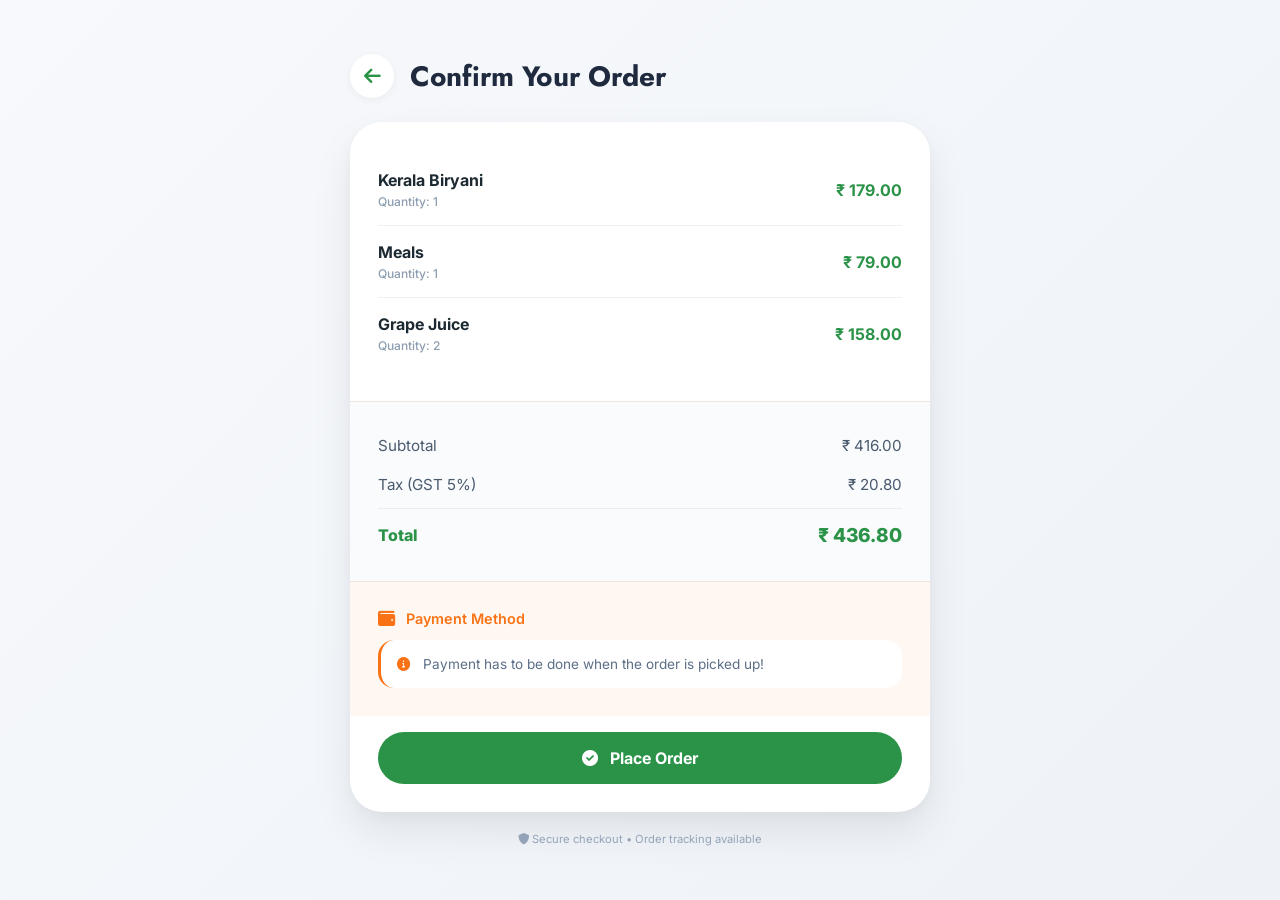
<file: confirm-order.html>
<!DOCTYPE html>
<html lang="en">
<head>
  <meta charset="UTF-8">
  <meta name="viewport" content="width=device-width, initial-scale=1.0, user-scalable=yes">
  <title>Flavor Junction | Confirm Your Order</title>
  <link href="https://fonts.googleapis.com/css2?family=Inter:opsz,wght@14..32,300;14..32,400;14..32,500;14..32,600;14..32,700&family=Jost:wght@400;500;600;700&display=swap" rel="stylesheet">
  <link rel="stylesheet" href="https://cdnjs.cloudflare.com/ajax/libs/font-awesome/6.0.0-beta3/css/all.min.css">
  <style>
    * {
      margin: 0;
      padding: 0;
      box-sizing: border-box;
    }

    body {
      background: linear-gradient(135deg, #F7F9FC 0%, #EEF2F7 100%);
      font-family: 'Inter', sans-serif;
      color: #1E2A32;
      min-height: 100vh;
      display: flex;
      align-items: center;
      justify-content: center;
      padding: 40px 20px;
    }

    /* Main confirmation container */
    .confirmation-container {
      max-width: 580px;
      width: 100%;
      margin: 0 auto;
      animation: fadeInUp 0.5s ease-out;
    }

    @keyframes fadeInUp {
      from {
        opacity: 0;
        transform: translateY(30px);
      }
      to {
        opacity: 1;
        transform: translateY(0);
      }
    }

    /* Header with back button */
    .confirmation-header {
      margin-bottom: 24px;
      display: flex;
      align-items: center;
      gap: 16px;
    }
    .back-btn {
      background: white;
      border: none;
      width: 44px;
      height: 44px;
      border-radius: 25px;
      cursor: pointer;
      display: flex;
      align-items: center;
      justify-content: center;
      transition: all 0.2s;
      box-shadow: 0 2px 8px rgba(0,0,0,0.05);
    }
    .back-btn:hover {
      background: #2B9348;
      color: white;
      transform: translateX(-3px);
    }
    .back-btn i {
      font-size: 1.2rem;
      color: #2B9348;
    }
    .back-btn:hover i {
      color: white;
    }
    .confirmation-header h1 {
      font-family: 'Jost', sans-serif;
      font-size: 28px;
      font-weight: 700;
      color: #1F2A3E;
      letter-spacing: -0.3px;
    }

    /* Order card */
    .order-card {
      background: white;
      border-radius: 32px;
      box-shadow: 0 20px 40px rgba(0, 0, 0, 0.08), 0 4px 12px rgba(0, 0, 0, 0.03);
      overflow: hidden;
      margin-bottom: 20px;
    }

    /* Order items section */
    .order-items {
      padding: 32px 28px;
      border-bottom: 1px solid #F0E6DD;
    }

    .order-item {
      display: flex;
      justify-content: space-between;
      align-items: center;
      padding: 16px 0;
      border-bottom: 1px solid #F5F0EB;
    }
    .order-item:last-child {
      border-bottom: none;
    }

    .item-details {
      flex: 1;
    }
    .item-name {
      font-weight: 700;
      font-size: 1rem;
      color: #1E2A32;
      margin-bottom: 4px;
    }
    .item-quantity {
      font-size: 0.75rem;
      color: #8D9DB0;
      font-weight: 500;
    }
    .item-price {
      font-weight: 700;
      font-size: 1rem;
      color: #2B9348;
    }

    /* Summary section */
    .order-summary {
      padding: 24px 28px;
      background: #FAFBFD;
    }

    .summary-line {
      display: flex;
      justify-content: space-between;
      align-items: center;
      padding: 10px 0;
      font-size: 0.95rem;
    }
    .summary-line.subtotal {
      color: #4A5B6E;
    }
    .summary-line.tax {
      color: #4A5B6E;
      border-bottom: 1px solid #E8EDF2;
      padding-bottom: 14px;
      margin-bottom: 6px;
    }
    .summary-line.total {
      font-weight: 800;
      font-size: 1.2rem;
      color: #2B9348;
      padding-top: 8px;
    }
    .summary-line.total .label {
      font-size: 1rem;
    }

    /* Payment method section */
    .payment-section {
      padding: 28px;
      background: #FFF8F2;
      border-top: 1px solid #F0E6DD;
    }
    .payment-title {
      display: flex;
      align-items: center;
      gap: 10px;
      font-weight: 600;
      font-size: 0.9rem;
      color: #F97316;
      margin-bottom: 12px;
    }
    .payment-title i {
      font-size: 1.1rem;
    }
    .payment-message {
      font-size: 0.85rem;
      color: #5C6F87;
      line-height: 1.5;
      background: white;
      padding: 14px 16px;
      border-radius: 16px;
      border-left: 3px solid #F97316;
    }

    /* Place Order Button */
    .place-order-btn {
      width: 100%;
      background: #2B9348;
      border: none;
      border-radius: 28px;
      padding: 16px;
      font-weight: 700;
      font-size: 1rem;
      color: white;
      cursor: pointer;
      display: flex;
      align-items: center;
      justify-content: center;
      gap: 12px;
      transition: all 0.2s;
      margin-top: 16px;
      font-family: 'Inter', sans-serif;
    }
    .place-order-btn:hover {
      background: #1f6e38;
      transform: scale(1.02);
      box-shadow: 0 8px 20px rgba(43, 147, 72, 0.3);
    }
    .place-order-btn:active {
      transform: scale(0.98);
    }

    /* Success toast / modal */
    .success-overlay {
      position: fixed;
      top: 0;
      left: 0;
      right: 0;
      bottom: 0;
      background: rgba(0, 0, 0, 0.5);
      display: flex;
      align-items: center;
      justify-content: center;
      z-index: 1000;
      opacity: 0;
      visibility: hidden;
      transition: all 0.3s ease;
    }
    .success-overlay.active {
      opacity: 1;
      visibility: visible;
    }
    .success-modal {
      background: white;
      border-radius: 32px;
      padding: 40px 32px;
      text-align: center;
      max-width: 380px;
      width: 90%;
      animation: scaleIn 0.3s ease-out;
    }
    @keyframes scaleIn {
      from {
        transform: scale(0.9);
        opacity: 0;
      }
      to {
        transform: scale(1);
        opacity: 1;
      }
    }
    .success-icon {
      width: 70px;
      height: 70px;
      background: #2B9348;
      border-radius: 50%;
      display: flex;
      align-items: center;
      justify-content: center;
      margin: 0 auto 20px;
    }
    .success-icon i {
      font-size: 2.5rem;
      color: white;
    }
    .success-modal h3 {
      font-size: 1.5rem;
      font-weight: 700;
      margin-bottom: 10px;
      color: #1E2A32;
    }
    .success-modal p {
      color: #6B7A8A;
      margin-bottom: 24px;
      font-size: 0.9rem;
    }
    .continue-btn {
      background: #2B9348;
      border: none;
      padding: 12px 28px;
      border-radius: 25px;
      color: white;
      font-weight: 600;
      cursor: pointer;
      font-family: 'Inter', sans-serif;
    }

    /* Empty state */
    .empty-order {
      text-align: center;
      padding: 60px 28px;
    }
    .empty-order i {
      font-size: 4rem;
      color: #CBD5E1;
      margin-bottom: 16px;
    }
    .empty-order p {
      color: #8D9DB0;
      margin-bottom: 24px;
    }
    .return-btn {
      background: #2B9348;
      border: none;
      padding: 12px 28px;
      border-radius: 25px;
      color: white;
      font-weight: 600;
      cursor: pointer;
    }

    /* Responsive */
    @media (max-width: 600px) {
      .order-items {
        padding: 24px 20px;
      }
      .order-summary {
        padding: 20px;
      }
      .payment-section {
        padding: 20px;
      }
      .confirmation-header h1 {
        font-size: 24px;
      }
    }

    /* Footer note */
    .footer-note {
      text-align: center;
      margin-top: 20px;
      font-size: 0.7rem;
      color: #94A3B8;
    }
  </style>
</head>
<body>
<div class="confirmation-container" id="confirmationPage">
  <!-- Header with back button -->
  <div class="confirmation-header">
    <button class="back-btn" onclick="goBackToMenu()">
      <i class="fas fa-arrow-left"></i>
    </button>
    <h1>Confirm Your Order</h1>
  </div>

  <div class="order-card" id="orderCard">
    <!-- Dynamic content will be injected here -->
    <div id="orderContent"></div>
  </div>
  <div class="footer-note">
    <i class="fas fa-shield-alt"></i> Secure checkout • Order tracking available
  </div>
</div>

<!-- Success Modal -->
<div class="success-overlay" id="successOverlay">
  <div class="success-modal">
    <div class="success-icon">
      <i class="fas fa-check"></i>
    </div>
    <h3>Order Placed! 🎉</h3>
    <p>Your order has been received and is being prepared. You'll receive a confirmation shortly.</p>
    <button class="continue-btn" onclick="goToMenuAndReset()">Continue Browsing</button>
  </div>
</div>

<script>
  // Retrieve cart data from sessionStorage (passed from menu page)
  let orderCart = [];
  
  // Load cart data from storage
  function loadCartData() {
    const savedCart = sessionStorage.getItem('flavorJunctionCart');
    if (savedCart) {
      try {
        orderCart = JSON.parse(savedCart);
      } catch(e) {
        console.error('Error parsing cart data');
        orderCart = [];
      }
    }
    
    // If still empty, try to get from URL parameters (fallback)
    if (orderCart.length === 0) {
      const urlParams = new URLSearchParams(window.location.search);
      const cartParam = urlParams.get('cart');
      if (cartParam) {
        try {
          orderCart = JSON.parse(decodeURIComponent(cartParam));
        } catch(e) {}
      }
    }
    
    // Fallback demo data if nothing exists
    if (orderCart.length === 0) {
      orderCart = [
        { id: 'l1', name: 'Kerala Biryani', price: 179, quantity: 1 },
        { id: 'l3', name: 'Meals', price: 79, quantity: 1 },
        { id: 'j3', name: 'Grape Juice', price: 79, quantity: 2 }
      ];
    }
    
    renderOrderConfirmation();
  }
  
  // Render the order confirmation UI
  function renderOrderConfirmation() {
    const orderContent = document.getElementById('orderContent');
    if (!orderContent) return;
    
    if (!orderCart || orderCart.length === 0) {
      orderContent.innerHTML = `
        <div class="empty-order">
          <i class="fas fa-shopping-cart"></i>
          <p>Your cart is empty. Add some delicious items first!</p>
          <button class="return-btn" onclick="goBackToMenu()">
            <i class="fas fa-arrow-left"></i> Back to Menu
          </button>
        </div>
      `;
      return;
    }
    
    // Calculate totals
    const subtotal = orderCart.reduce((sum, item) => sum + (item.price * item.quantity), 0);
    const tax = subtotal * 0.05;
    const total = subtotal + tax;
    
    // Build order items HTML
    const itemsHtml = orderCart.map(item => `
      <div class="order-item">
        <div class="item-details">
          <div class="item-name">${escapeHtml(item.name)}</div>
          <div class="item-quantity">Quantity: ${item.quantity}</div>
        </div>
        <div class="item-price">₹ ${(item.price * item.quantity).toFixed(2)}</div>
      </div>
    `).join('');
    
    orderContent.innerHTML = `
      <div class="order-items">
        ${itemsHtml}
      </div>
      <div class="order-summary">
        <div class="summary-line subtotal">
          <span>Subtotal</span>
          <span>₹ ${subtotal.toFixed(2)}</span>
        </div>
        <div class="summary-line tax">
          <span>Tax (GST 5%)</span>
          <span>₹ ${tax.toFixed(2)}</span>
        </div>
        <div class="summary-line total">
          <span class="label">Total</span>
          <span>₹ ${total.toFixed(2)}</span>
        </div>
      </div>
      <div class="payment-section">
        <div class="payment-title">
          <i class="fas fa-wallet"></i>
          <span>Payment Method</span>
        </div>
        <div class="payment-message">
          <i class="fas fa-info-circle" style="margin-right: 8px; color: #F97316;"></i>
          Payment has to be done when the order is picked up!
        </div>
      </div>
      <div style="padding: 0 28px 28px 28px;">
        <button class="place-order-btn" onclick="placeOrder()">
          <i class="fas fa-check-circle"></i> Place Order
        </button>
      </div>
    `;
  }
  
  // Escape HTML to prevent XSS
  function escapeHtml(str) {
    if (!str) return '';
    return str.replace(/[&<>]/g, function(m) {
      if (m === '&') return '&amp;';
      if (m === '<') return '&lt;';
      if (m === '>') return '&gt;';
      return m;
    });
  }
  
  // Place order action
  function placeOrder() {
    // Show success modal
    const overlay = document.getElementById('successOverlay');
    if (overlay) {
      overlay.classList.add('active');
    }
    
    // Clear the cart from sessionStorage after successful order
    sessionStorage.removeItem('flavorJunctionCart');
    
    // Optional: You could also send order data to backend here
    console.log('Order placed:', orderCart);
  }
  
  // Go back to menu page
  function goBackToMenu() {
    window.location.href = 'menu.html'; // Adjust to your menu page filename
  }
  
  // Continue browsing after order (clears cart and goes to menu)
  function goToMenuAndReset() {
    // Clear cart data to ensure fresh start
    sessionStorage.removeItem('flavorJunctionCart');
    window.location.href = 'menu.html';
  }
  
  // Close modal if clicked outside (optional)
  document.addEventListener('click', function(e) {
    const overlay = document.getElementById('successOverlay');
    if (e.target === overlay) {
      overlay.classList.remove('active');
    }
  });
  
  // Load data when page loads
  window.addEventListener('DOMContentLoaded', loadCartData);
  
  // Make functions globally accessible for inline onclick handlers
  window.goBackToMenu = goBackToMenu;
  window.placeOrder = placeOrder;
  window.goToMenuAndReset = goToMenuAndReset;
</script>
</body>
</html>
</file>
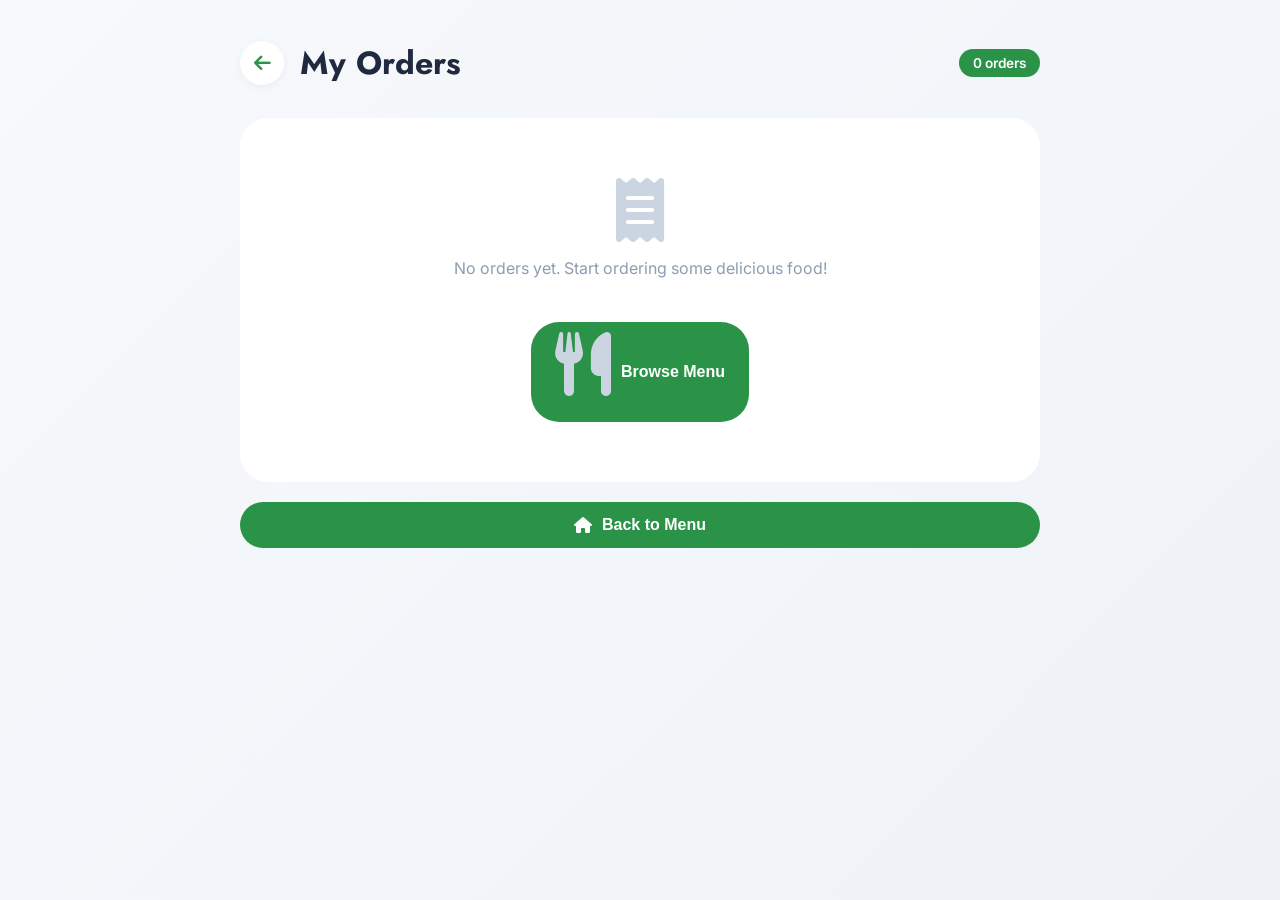
<file: orders.html>
<!DOCTYPE html>
<html lang="en">
<head>
  <meta charset="UTF-8">
  <meta name="viewport" content="width=device-width, initial-scale=1.0">
  <title>Flavor Junction | My Orders</title>
  <link href="https://fonts.googleapis.com/css2?family=Inter:opsz,wght@14..32,300;14..32,400;14..32,500;14..32,600;14..32,700&family=Jost:wght@400;500;600;700&display=swap" rel="stylesheet">
  <link rel="stylesheet" href="https://cdnjs.cloudflare.com/ajax/libs/font-awesome/6.0.0-beta3/css/all.min.css">
  <style>
    * {
      margin: 0;
      padding: 0;
      box-sizing: border-box;
    }

    body {
      background: linear-gradient(135deg, #F7F9FC 0%, #EEF2F7 100%);
      font-family: 'Inter', sans-serif;
      color: #1E2A32;
      min-height: 100vh;
      padding: 40px 20px;
    }

    .container {
      max-width: 800px;
      margin: 0 auto;
    }

    /* Header */
    .header {
      display: flex;
      align-items: center;
      gap: 20px;
      margin-bottom: 32px;
      flex-wrap: wrap;
      justify-content: space-between;
    }
    .header-left {
      display: flex;
      align-items: center;
      gap: 16px;
    }
    .back-btn {
      background: white;
      border: none;
      width: 44px;
      height: 44px;
      border-radius: 25px;
      cursor: pointer;
      display: flex;
      align-items: center;
      justify-content: center;
      transition: all 0.2s;
      box-shadow: 0 2px 8px rgba(0,0,0,0.05);
    }
    .back-btn:hover {
      background: #2B9348;
      transform: translateX(-3px);
    }
    .back-btn:hover i {
      color: white;
    }
    .back-btn i {
      font-size: 1.2rem;
      color: #2B9348;
      transition: 0.2s;
    }
    h1 {
      font-family: 'Jost', sans-serif;
      font-size: 32px;
      font-weight: 700;
      color: #1F2A3E;
    }
    .order-count {
      background: #2B9348;
      color: white;
      padding: 6px 14px;
      border-radius: 40px;
      font-size: 0.85rem;
      font-weight: 600;
    }

    /* Order Card */
    .order-card {
      background: white;
      border-radius: 28px;
      margin-bottom: 24px;
      overflow: hidden;
      box-shadow: 0 8px 20px rgba(0, 0, 0, 0.05);
      transition: transform 0.2s, box-shadow 0.2s;
    }
    .order-card:hover {
      transform: translateY(-3px);
      box-shadow: 0 12px 28px rgba(0, 0, 0, 0.1);
    }

    .order-header {
      background: #2B9348;
      padding: 18px 24px;
      display: flex;
      justify-content: space-between;
      align-items: center;
      flex-wrap: wrap;
      gap: 12px;
    }
    .order-number {
      font-weight: 700;
      font-size: 1.2rem;
      color: white;
      display: flex;
      align-items: center;
      gap: 10px;
    }
    .order-number i {
      font-size: 1.3rem;
    }
    .order-status {
      background: rgba(255,255,255,0.2);
      padding: 6px 14px;
      border-radius: 40px;
      font-size: 0.75rem;
      font-weight: 600;
      color: white;
    }
    .order-time {
      font-size: 0.75rem;
      color: rgba(255,255,255,0.8);
    }

    .order-body {
      padding: 24px;
    }

    .order-items-list {
      margin-bottom: 20px;
    }
    .order-item-row {
      display: flex;
      justify-content: space-between;
      padding: 10px 0;
      border-bottom: 1px solid #F0E6DD;
    }
    .order-item-name {
      font-weight: 500;
      font-size: 0.95rem;
    }
    .order-item-qty {
      color: #8D9DB0;
      font-size: 0.8rem;
      margin-left: 8px;
    }
    .order-item-price {
      font-weight: 600;
      color: #2B9348;
    }

    /* Status Message */
    .status-message {
      background: #FFF8F2;
      padding: 16px 20px;
      border-radius: 20px;
      margin: 16px 0;
      display: flex;
      align-items: center;
      gap: 14px;
      flex-wrap: wrap;
      border-left: 4px solid #F97316;
    }
    .status-message i {
      font-size: 1.8rem;
      color: #F97316;
    }
    .status-text {
      flex: 1;
    }
    .status-text p {
      font-weight: 500;
      margin-bottom: 4px;
    }
    .status-text small {
      color: #8D9DB0;
      font-size: 0.75rem;
    }
    .estimated-time {
      background: #F0F7F2;
      padding: 8px 16px;
      border-radius: 40px;
      font-weight: 600;
      font-size: 0.85rem;
      color: #2B9348;
    }

    /* Order Summary */
    .order-summary {
      background: #FAFBFD;
      padding: 16px 20px;
      border-radius: 16px;
      margin-top: 16px;
    }
    .summary-line {
      display: flex;
      justify-content: space-between;
      padding: 6px 0;
      font-size: 0.85rem;
    }
    .summary-line.total {
      font-weight: 700;
      font-size: 1rem;
      border-top: 1px solid #E2E8F0;
      padding-top: 10px;
      margin-top: 6px;
      color: #2B9348;
    }

    /* Home Button */
    .home-btn {
      width: 100%;
      background: #2B9348;
      border: none;
      border-radius: 28px;
      padding: 14px;
      font-weight: 700;
      font-size: 1rem;
      color: white;
      cursor: pointer;
      display: flex;
      align-items: center;
      justify-content: center;
      gap: 10px;
      transition: all 0.2s;
      margin-top: 20px;
    }
    .home-btn:hover {
      background: #1f6e38;
      transform: scale(1.02);
    }

    /* Empty state */
    .empty-orders {
      text-align: center;
      padding: 60px 28px;
      background: white;
      border-radius: 28px;
    }
    .empty-orders i {
      font-size: 4rem;
      color: #CBD5E1;
      margin-bottom: 16px;
    }
    .empty-orders p {
      color: #8D9DB0;
      margin-bottom: 24px;
    }

    /* Loading animation */
    .loading {
      text-align: center;
      padding: 60px;
    }
    .loading i {
      font-size: 2rem;
      color: #2B9348;
      animation: spin 1s linear infinite;
    }
    @keyframes spin {
      from { transform: rotate(0deg); }
      to { transform: rotate(360deg); }
    }

    @media (max-width: 600px) {
      body {
        padding: 20px 16px;
      }
      h1 {
        font-size: 24px;
      }
      .order-header {
        padding: 14px 18px;
      }
      .order-body {
        padding: 18px;
      }
    }
  </style>
</head>
<body>
<div class="container">
  <div class="header">
    <div class="header-left">
      <button class="back-btn" onclick="goToMenu()">
        <i class="fas fa-arrow-left"></i>
      </button>
      <h1>My Orders</h1>
    </div>
    <div class="order-count" id="orderCount">0 orders</div>
  </div>

  <div id="ordersList"></div>

  <button class="home-btn" onclick="goToMenu()">
    <i class="fas fa-home"></i> Back to Menu
  </button>
</div>

<script>
  // Load orders from localStorage
  function loadOrders() {
    const ordersList = document.getElementById('ordersList');
    const orderCountSpan = document.getElementById('orderCount');
    
    const orders = JSON.parse(localStorage.getItem('flavorJunctionOrders') || '[]');
    
    if (orders.length === 0) {
      ordersList.innerHTML = `
        <div class="empty-orders">
          <i class="fas fa-receipt"></i>
          <p>No orders yet. Start ordering some delicious food!</p>
          <button class="home-btn" onclick="goToMenu()" style="width: auto; display: inline-flex; padding: 10px 24px;">
            <i class="fas fa-utensils"></i> Browse Menu
          </button>
        </div>
      `;
      orderCountSpan.textContent = '0 orders';
      return;
    }
    
    // Sort orders by timestamp (newest first)
    orders.sort((a, b) => new Date(b.timestamp) - new Date(a.timestamp));
    orderCountSpan.textContent = `${orders.length} order${orders.length !== 1 ? 's' : ''}`;
    
    ordersList.innerHTML = orders.map(order => `
      <div class="order-card">
        <div class="order-header">
          <div class="order-number">
            <i class="fas fa-hashtag"></i>
            Order #${order.orderNumber}
          </div>
          <div class="order-status">
            <i class="fas fa-clock"></i> ${order.status === 'preparing' ? 'Preparing' : 'Ready'}
          </div>
          <div class="order-time">
            ${formatDate(order.timestamp)}
          </div>
        </div>
        <div class="order-body">
          <div class="order-items-list">
            ${order.items.map(item => `
              <div class="order-item-row">
                <div>
                  <span class="order-item-name">${escapeHtml(item.name)}</span>
                  <span class="order-item-qty">x ${item.quantity}</span>
                </div>
                <div class="order-item-price">₹ ${(item.price * item.quantity).toFixed(2)}</div>
              </div>
            `).join('')}
          </div>
          
          <div class="status-message">
            <i class="fas fa-hourglass-half"></i>
            <div class="status-text">
              <p>Your Order is getting ready please wait</p>
              <small>Order confirmed and being prepared by our chefs</small>
            </div>
            <div class="estimated-time">
              <i class="fas fa-stopwatch"></i> ${order.estimatedTime || 20} mins
            </div>
          </div>
          
          <div class="order-summary">
            <div class="summary-line">
              <span>Subtotal</span>
              <span>₹ ${(order.subtotal || order.items.reduce((s, i) => s + i.price * i.quantity, 0)).toFixed(2)}</span>
            </div>
            <div class="summary-line">
              <span>Tax (GST 5%)</span>
              <span>₹ ${(order.gst || order.items.reduce((s, i) => s + i.price * i.quantity, 0) * 0.05).toFixed(2)}</span>
            </div>
            <div class="summary-line total">
              <span>Total</span>
              <span>₹ ${(order.total || order.items.reduce((s, i) => s + i.price * i.quantity, 0) * 1.05).toFixed(2)}</span>
            </div>
          </div>
        </div>
      </div>
    `).join('');
  }
  
  function formatDate(timestamp) {
    const date = new Date(timestamp);
    const now = new Date();
    const diffMs = now - date;
    const diffMins = Math.floor(diffMs / 60000);
    const diffHours = Math.floor(diffMs / 3600000);
    const diffDays = Math.floor(diffMs / 86400000);
    
    if (diffMins < 1) return 'Just now';
    if (diffMins < 60) return `${diffMins} min ago`;
    if (diffHours < 24) return `${diffHours} hour${diffHours !== 1 ? 's' : ''} ago`;
    return `${diffDays} day${diffDays !== 1 ? 's' : ''} ago`;
  }
  
  function escapeHtml(str) {
    if (!str) return '';
    return str.replace(/[&<>]/g, function(m) {
      if (m === '&') return '&amp;';
      if (m === '<') return '&lt;';
      if (m === '>') return '&gt;';
      return m;
    });
  }
  
  function goToMenu() {
    window.location.href = 'menu.html';
  }
  
  // Load orders when page loads
  document.addEventListener('DOMContentLoaded', loadOrders);
</script>
</body>
</html>
</file>
